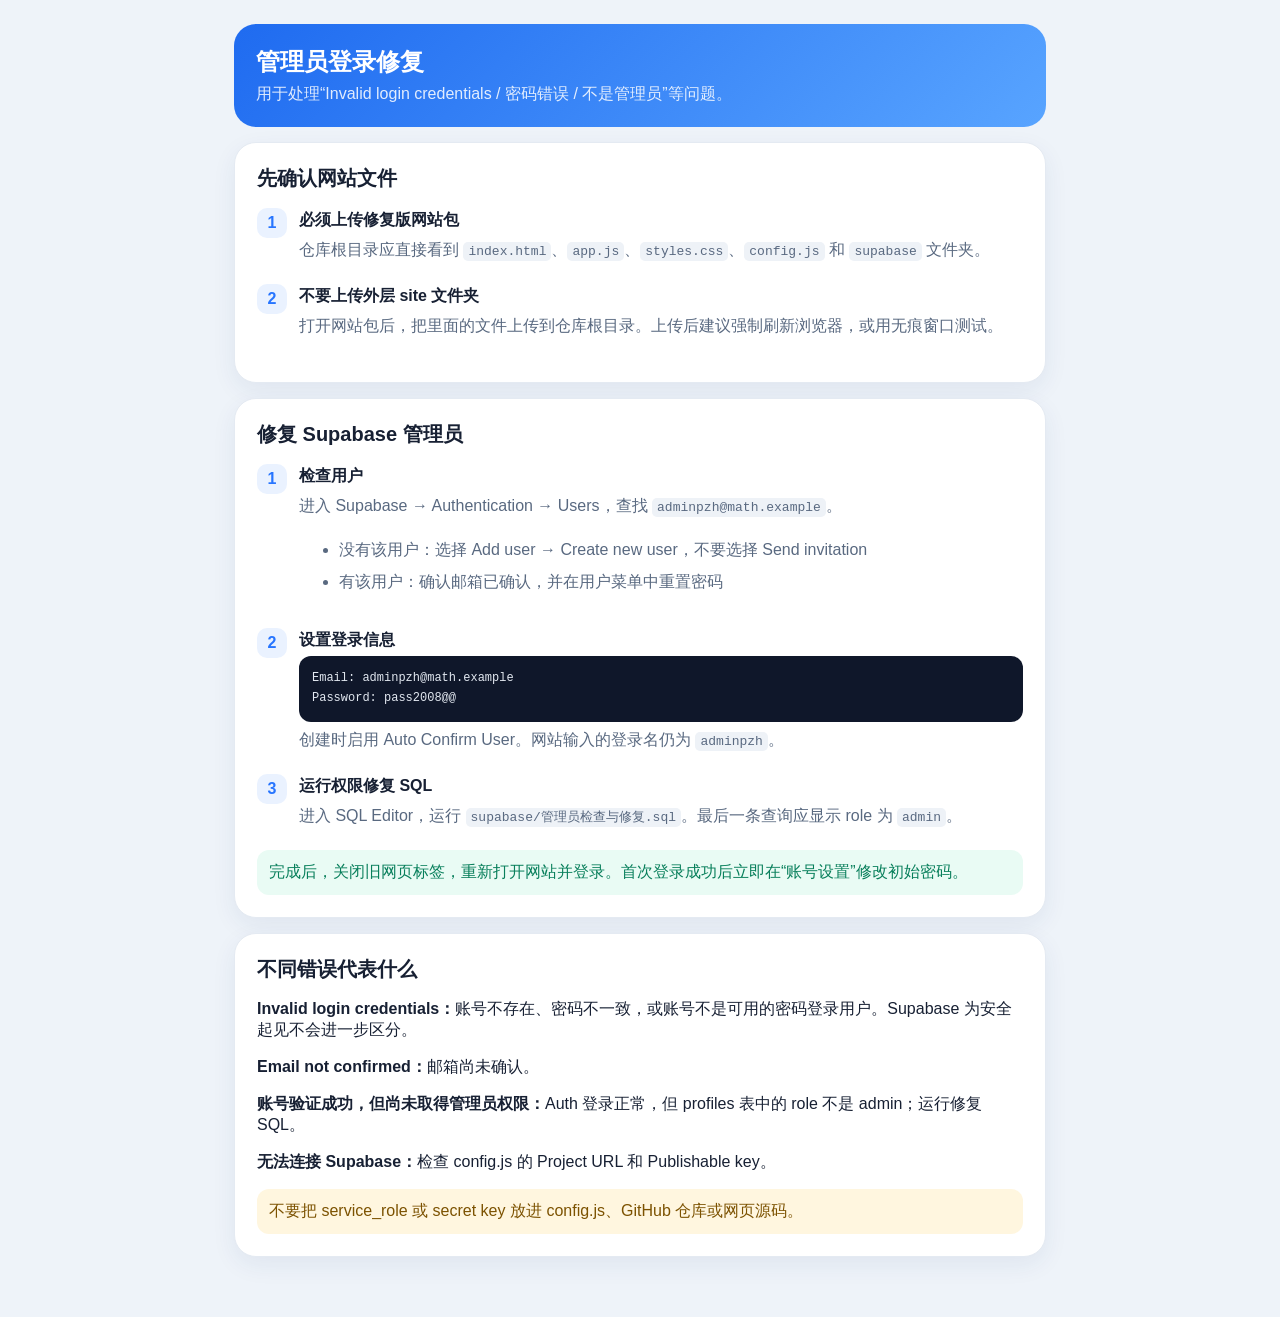
<file: 管理员登录修复.html>
<!doctype html><html lang="zh-CN"><head><meta charset="utf-8"><meta name="viewport" content="width=device-width,initial-scale=1"><title>数之谜管理员登录修复</title><style>
:root{font-family:-apple-system,BlinkMacSystemFont,"Segoe UI","Microsoft YaHei",sans-serif;color:#172033;background:#eef3f9}*{box-sizing:border-box}body{margin:0}.wrap{max-width:840px;margin:auto;padding:24px 14px 60px}.hero,.card{border-radius:22px;padding:22px}.hero{background:linear-gradient(135deg,#1f6bf0,#58a4ff);color:#fff}.hero h1{margin:0 0 6px}.hero p{margin:0;color:rgba(255,255,255,.86)}.card{margin-top:15px;background:#fff;border:1px solid #e4eaf2;box-shadow:0 8px 24px rgba(30,58,110,.07)}h2{margin:0 0 12px;font-size:20px}.step{display:grid;grid-template-columns:32px 1fr;gap:10px;margin:16px 0}.n{width:30px;height:30px;border-radius:10px;background:#eaf2ff;color:#2775ff;display:grid;place-items:center;font-weight:800}.step h3{margin:2px 0 5px;font-size:16px}.step p,.step li{margin:4px 0;color:#596980;line-height:1.75}.code{background:#0f172a;color:#e2e8f0;border-radius:12px;padding:13px;overflow:auto;font:12px/1.65 ui-monospace,Consolas,monospace}.warn{background:#fff6df;color:#7c5200;border-radius:12px;padding:12px}.ok{background:#e9fbf4;color:#087f5b;border-radius:12px;padding:12px}code{background:#eef2f7;border-radius:5px;padding:2px 5px}@media(max-width:560px){.hero,.card{padding:18px 15px;border-radius:18px}.wrap{padding:12px 10px 40px}}</style></head><body><main class="wrap">
<section class="hero"><h1>管理员登录修复</h1><p>用于处理“Invalid login credentials / 密码错误 / 不是管理员”等问题。</p></section>
<section class="card"><h2>先确认网站文件</h2><div class="step"><span class="n">1</span><div><h3>必须上传修复版网站包</h3><p>仓库根目录应直接看到 <code>index.html</code>、<code>app.js</code>、<code>styles.css</code>、<code>config.js</code> 和 <code>supabase</code> 文件夹。</p></div></div><div class="step"><span class="n">2</span><div><h3>不要上传外层 site 文件夹</h3><p>打开网站包后，把里面的文件上传到仓库根目录。上传后建议强制刷新浏览器，或用无痕窗口测试。</p></div></div></section>
<section class="card"><h2>修复 Supabase 管理员</h2><div class="step"><span class="n">1</span><div><h3>检查用户</h3><p>进入 Supabase → Authentication → Users，查找 <code>adminpzh@math.example</code>。</p><ul><li>没有该用户：选择 Add user → Create new user，不要选择 Send invitation</li><li>有该用户：确认邮箱已确认，并在用户菜单中重置密码</li></ul></div></div><div class="step"><span class="n">2</span><div><h3>设置登录信息</h3><div class="code">Email: adminpzh@math.example<br>Password: pass2008@@</div><p>创建时启用 Auto Confirm User。网站输入的登录名仍为 <code>adminpzh</code>。</p></div></div><div class="step"><span class="n">3</span><div><h3>运行权限修复 SQL</h3><p>进入 SQL Editor，运行 <code>supabase/管理员检查与修复.sql</code>。最后一条查询应显示 role 为 <code>admin</code>。</p></div></div><div class="ok">完成后，关闭旧网页标签，重新打开网站并登录。首次登录成功后立即在“账号设置”修改初始密码。</div></section>
<section class="card"><h2>不同错误代表什么</h2><p><strong>Invalid login credentials：</strong>账号不存在、密码不一致，或账号不是可用的密码登录用户。Supabase 为安全起见不会进一步区分。</p><p><strong>Email not confirmed：</strong>邮箱尚未确认。</p><p><strong>账号验证成功，但尚未取得管理员权限：</strong>Auth 登录正常，但 profiles 表中的 role 不是 admin；运行修复 SQL。</p><p><strong>无法连接 Supabase：</strong>检查 config.js 的 Project URL 和 Publishable key。</p><div class="warn">不要把 service_role 或 secret key 放进 config.js、GitHub 仓库或网页源码。</div></section>
</main></body></html>
</file>
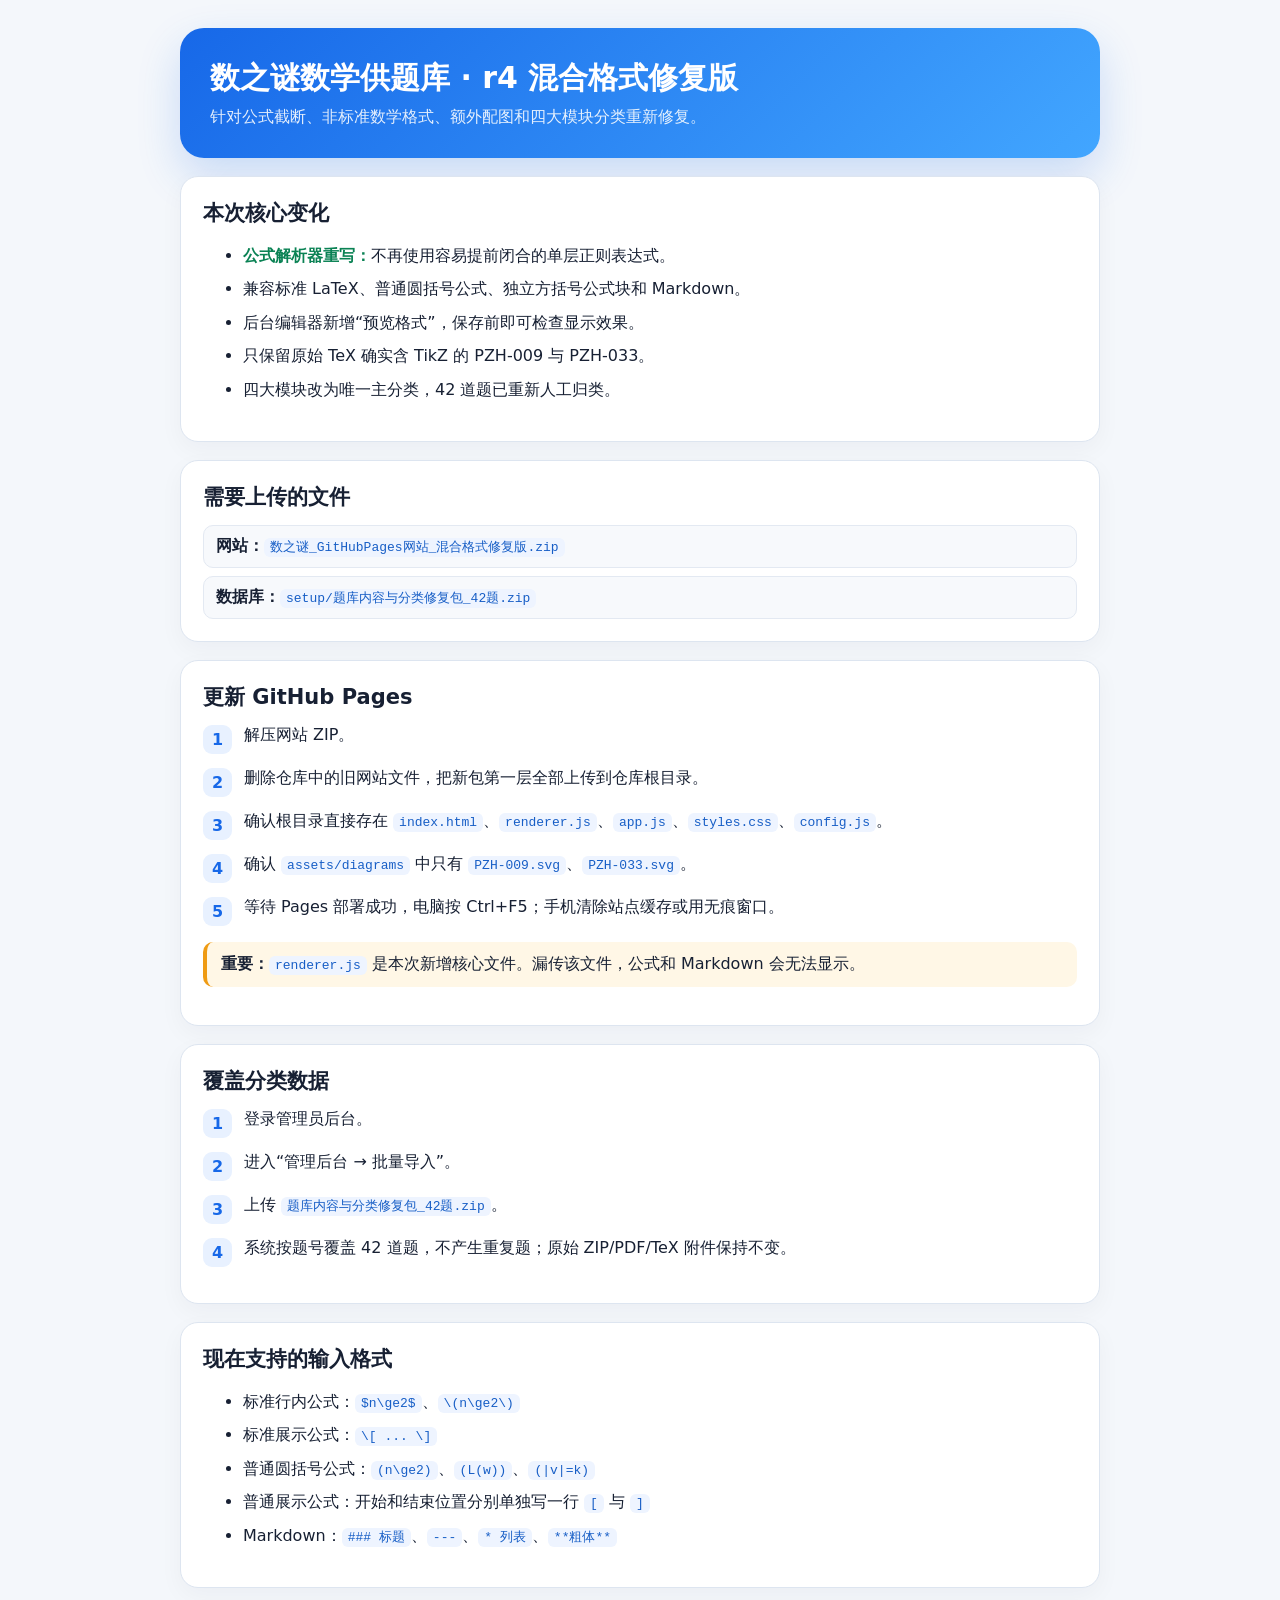
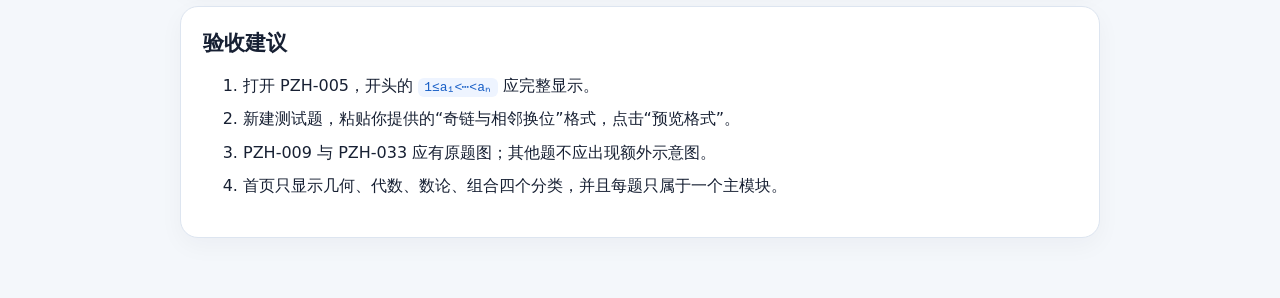
<file: 部署说明.html>
<!doctype html><html lang="zh-CN"><head><meta charset="utf-8"><meta name="viewport" content="width=device-width,initial-scale=1"><title>数之谜 r4 更新说明</title><style>
:root{font-family:system-ui,-apple-system,"Microsoft YaHei",sans-serif;color:#172033;background:#f4f7fb}body{margin:0}.wrap{max-width:920px;margin:auto;padding:28px 16px 60px}.hero{background:linear-gradient(135deg,#1768e8,#42a6ff);color:#fff;border-radius:24px;padding:30px;box-shadow:0 18px 44px #1768e833}.hero h1{margin:0 0 8px;font-size:30px}.hero p{margin:0;opacity:.88}.card{background:#fff;border:1px solid #dde5f0;border-radius:18px;padding:22px;margin-top:18px;box-shadow:0 8px 24px #1720330a}h2{margin:0 0 14px;font-size:21px}h3{margin:18px 0 7px;font-size:16px}code{background:#eef4ff;color:#175ec6;padding:2px 6px;border-radius:6px}.step{display:flex;gap:12px;margin:14px 0}.num{width:29px;height:29px;border-radius:9px;background:#e8f1ff;color:#1768e8;display:grid;place-items:center;font-weight:800;flex:none}.ok{color:#0a8254;font-weight:700}.warn{background:#fff7e6;border-left:4px solid #ef9b13;padding:12px 14px;border-radius:10px}li{margin:7px 0;line-height:1.65}.files{display:grid;gap:8px}.files div{background:#f7f9fc;border:1px solid #e3e9f2;padding:10px 12px;border-radius:10px}</style></head><body><main class="wrap">
<section class="hero"><h1>数之谜数学供题库 · r4 混合格式修复版</h1><p>针对公式截断、非标准数学格式、额外配图和四大模块分类重新修复。</p></section>
<section class="card"><h2>本次核心变化</h2><ul><li><span class="ok">公式解析器重写：</span>不再使用容易提前闭合的单层正则表达式。</li><li>兼容标准 LaTeX、普通圆括号公式、独立方括号公式块和 Markdown。</li><li>后台编辑器新增“预览格式”，保存前即可检查显示效果。</li><li>只保留原始 TeX 确实含 TikZ 的 PZH-009 与 PZH-033。</li><li>四大模块改为唯一主分类，42 道题已重新人工归类。</li></ul></section>
<section class="card"><h2>需要上传的文件</h2><div class="files"><div><strong>网站：</strong><code>数之谜_GitHubPages网站_混合格式修复版.zip</code></div><div><strong>数据库：</strong><code>setup/题库内容与分类修复包_42题.zip</code></div></div></section>
<section class="card"><h2>更新 GitHub Pages</h2><div class="step"><span class="num">1</span><div>解压网站 ZIP。</div></div><div class="step"><span class="num">2</span><div>删除仓库中的旧网站文件，把新包第一层全部上传到仓库根目录。</div></div><div class="step"><span class="num">3</span><div>确认根目录直接存在 <code>index.html</code>、<code>renderer.js</code>、<code>app.js</code>、<code>styles.css</code>、<code>config.js</code>。</div></div><div class="step"><span class="num">4</span><div>确认 <code>assets/diagrams</code> 中只有 <code>PZH-009.svg</code>、<code>PZH-033.svg</code>。</div></div><div class="step"><span class="num">5</span><div>等待 Pages 部署成功，电脑按 Ctrl+F5；手机清除站点缓存或用无痕窗口。</div></div><p class="warn"><strong>重要：</strong><code>renderer.js</code> 是本次新增核心文件。漏传该文件，公式和 Markdown 会无法显示。</p></section>
<section class="card"><h2>覆盖分类数据</h2><div class="step"><span class="num">1</span><div>登录管理员后台。</div></div><div class="step"><span class="num">2</span><div>进入“管理后台 → 批量导入”。</div></div><div class="step"><span class="num">3</span><div>上传 <code>题库内容与分类修复包_42题.zip</code>。</div></div><div class="step"><span class="num">4</span><div>系统按题号覆盖 42 道题，不产生重复题；原始 ZIP/PDF/TeX 附件保持不变。</div></div></section>
<section class="card"><h2>现在支持的输入格式</h2><ul><li>标准行内公式：<code>$n\ge2$</code>、<code>\(n\ge2\)</code></li><li>标准展示公式：<code>\[ ... \]</code></li><li>普通圆括号公式：<code>(n\ge2)</code>、<code>(L(w))</code>、<code>(|v|=k)</code></li><li>普通展示公式：开始和结束位置分别单独写一行 <code>[</code> 与 <code>]</code></li><li>Markdown：<code>### 标题</code>、<code>---</code>、<code>* 列表</code>、<code>**粗体**</code></li></ul></section>
<section class="card"><h2>验收建议</h2><ol><li>打开 PZH-005，开头的 <code>1≤a₁&lt;⋯&lt;aₙ</code> 应完整显示。</li><li>新建测试题，粘贴你提供的“奇链与相邻换位”格式，点击“预览格式”。</li><li>PZH-009 与 PZH-033 应有原题图；其他题不应出现额外示意图。</li><li>首页只显示几何、代数、数论、组合四个分类，并且每题只属于一个主模块。</li></ol></section>
</main></body></html>
</file>
